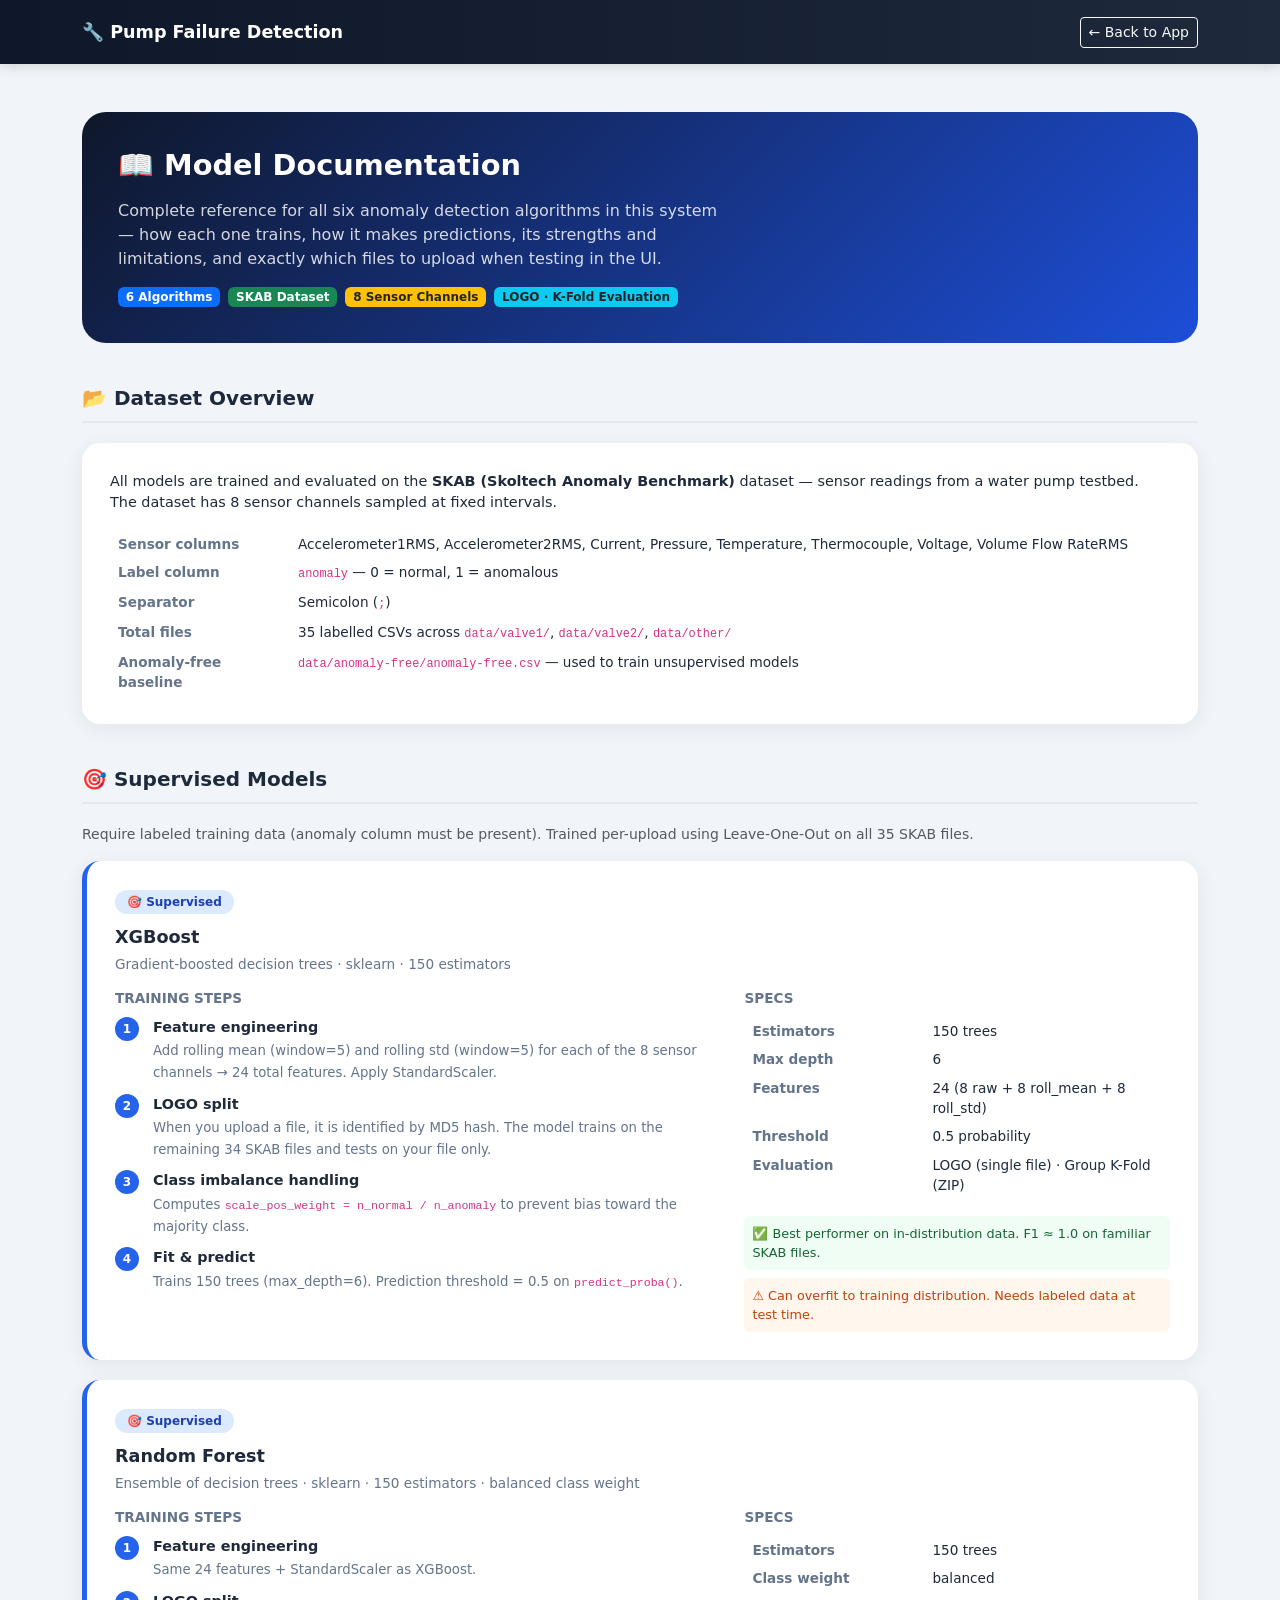
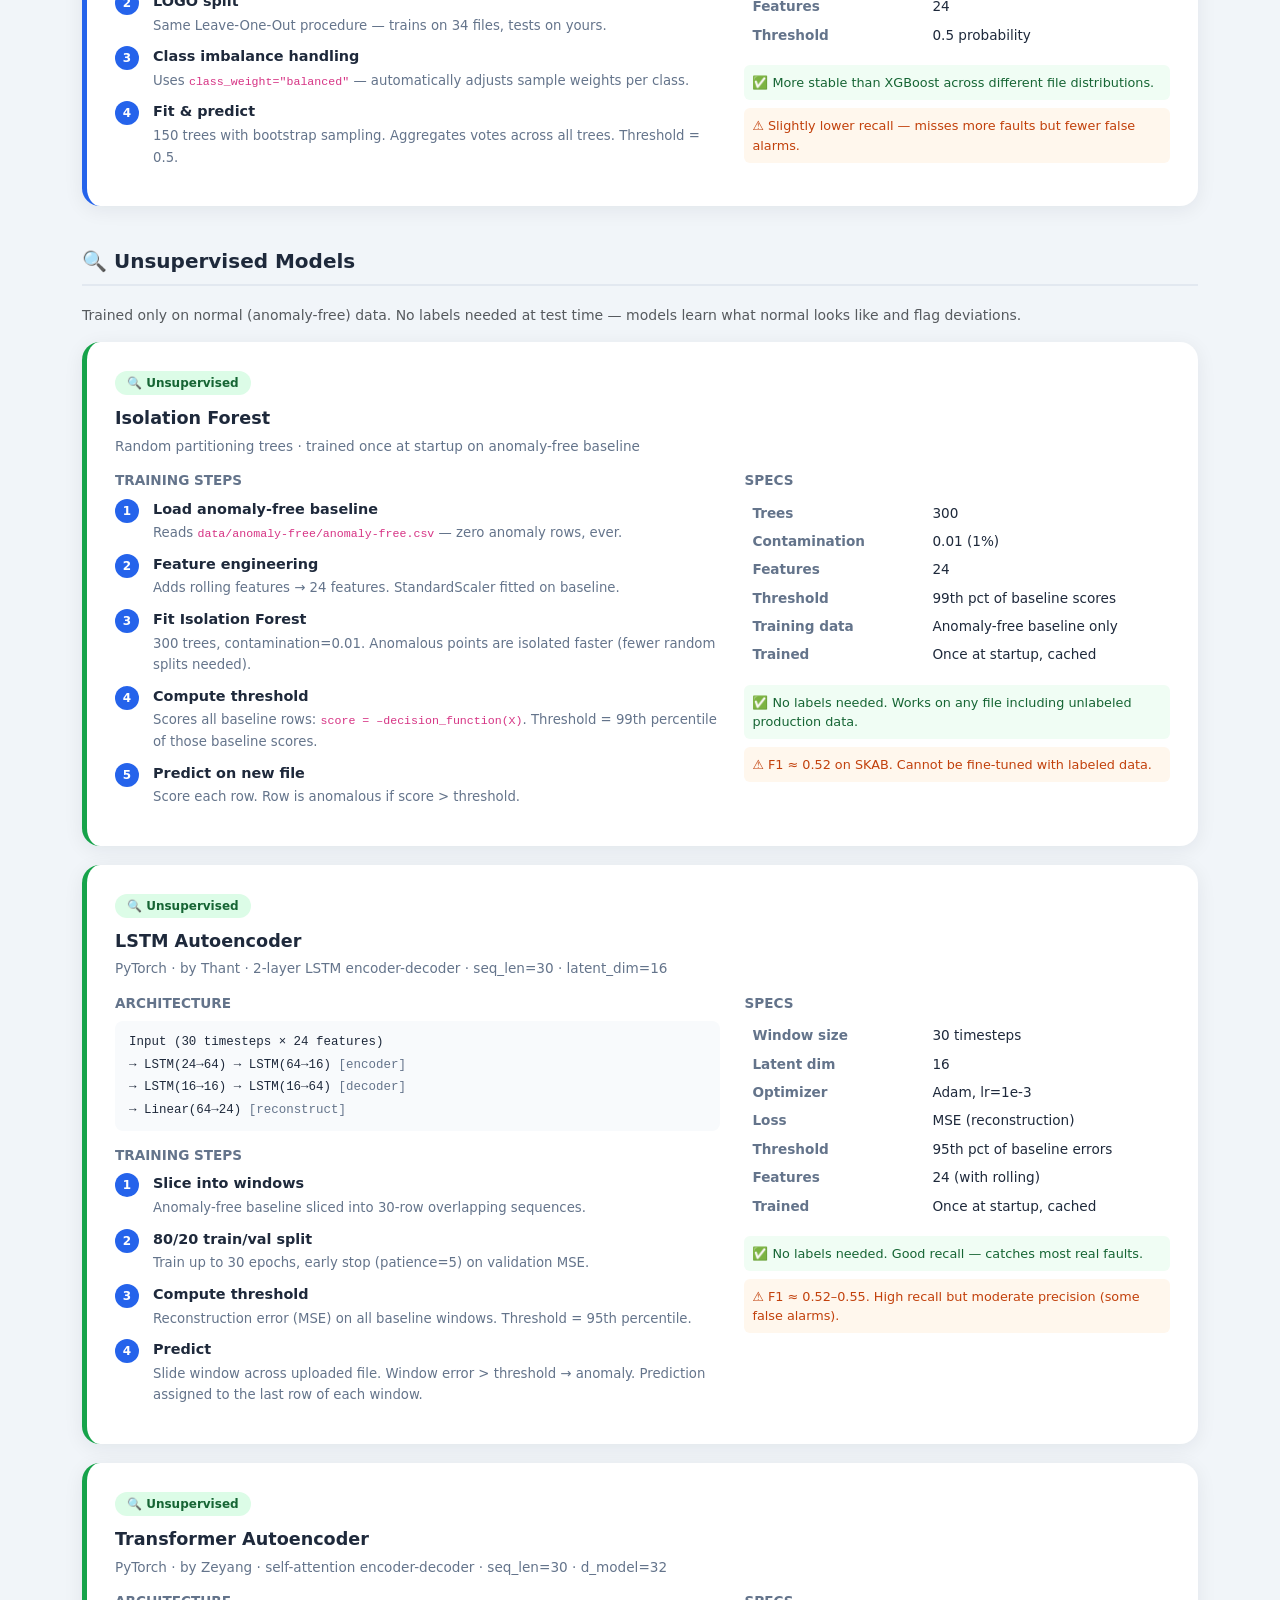
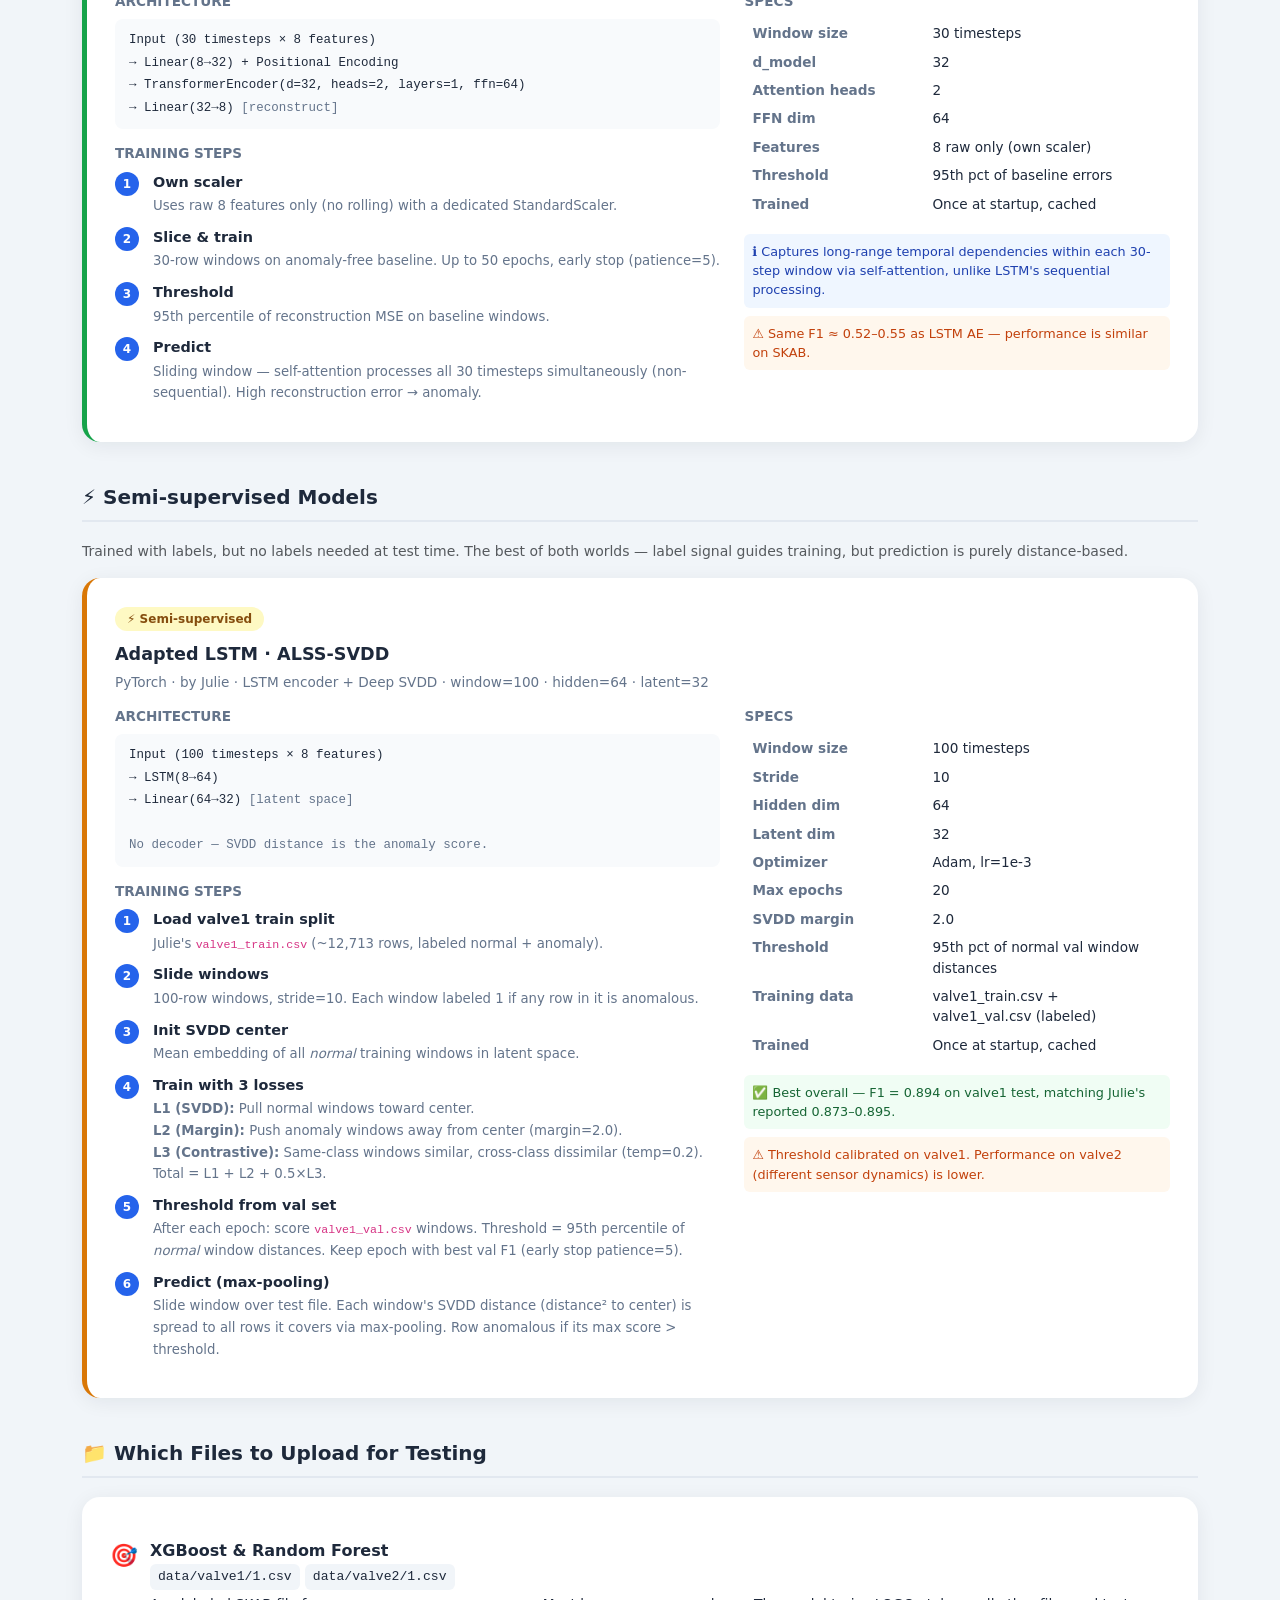
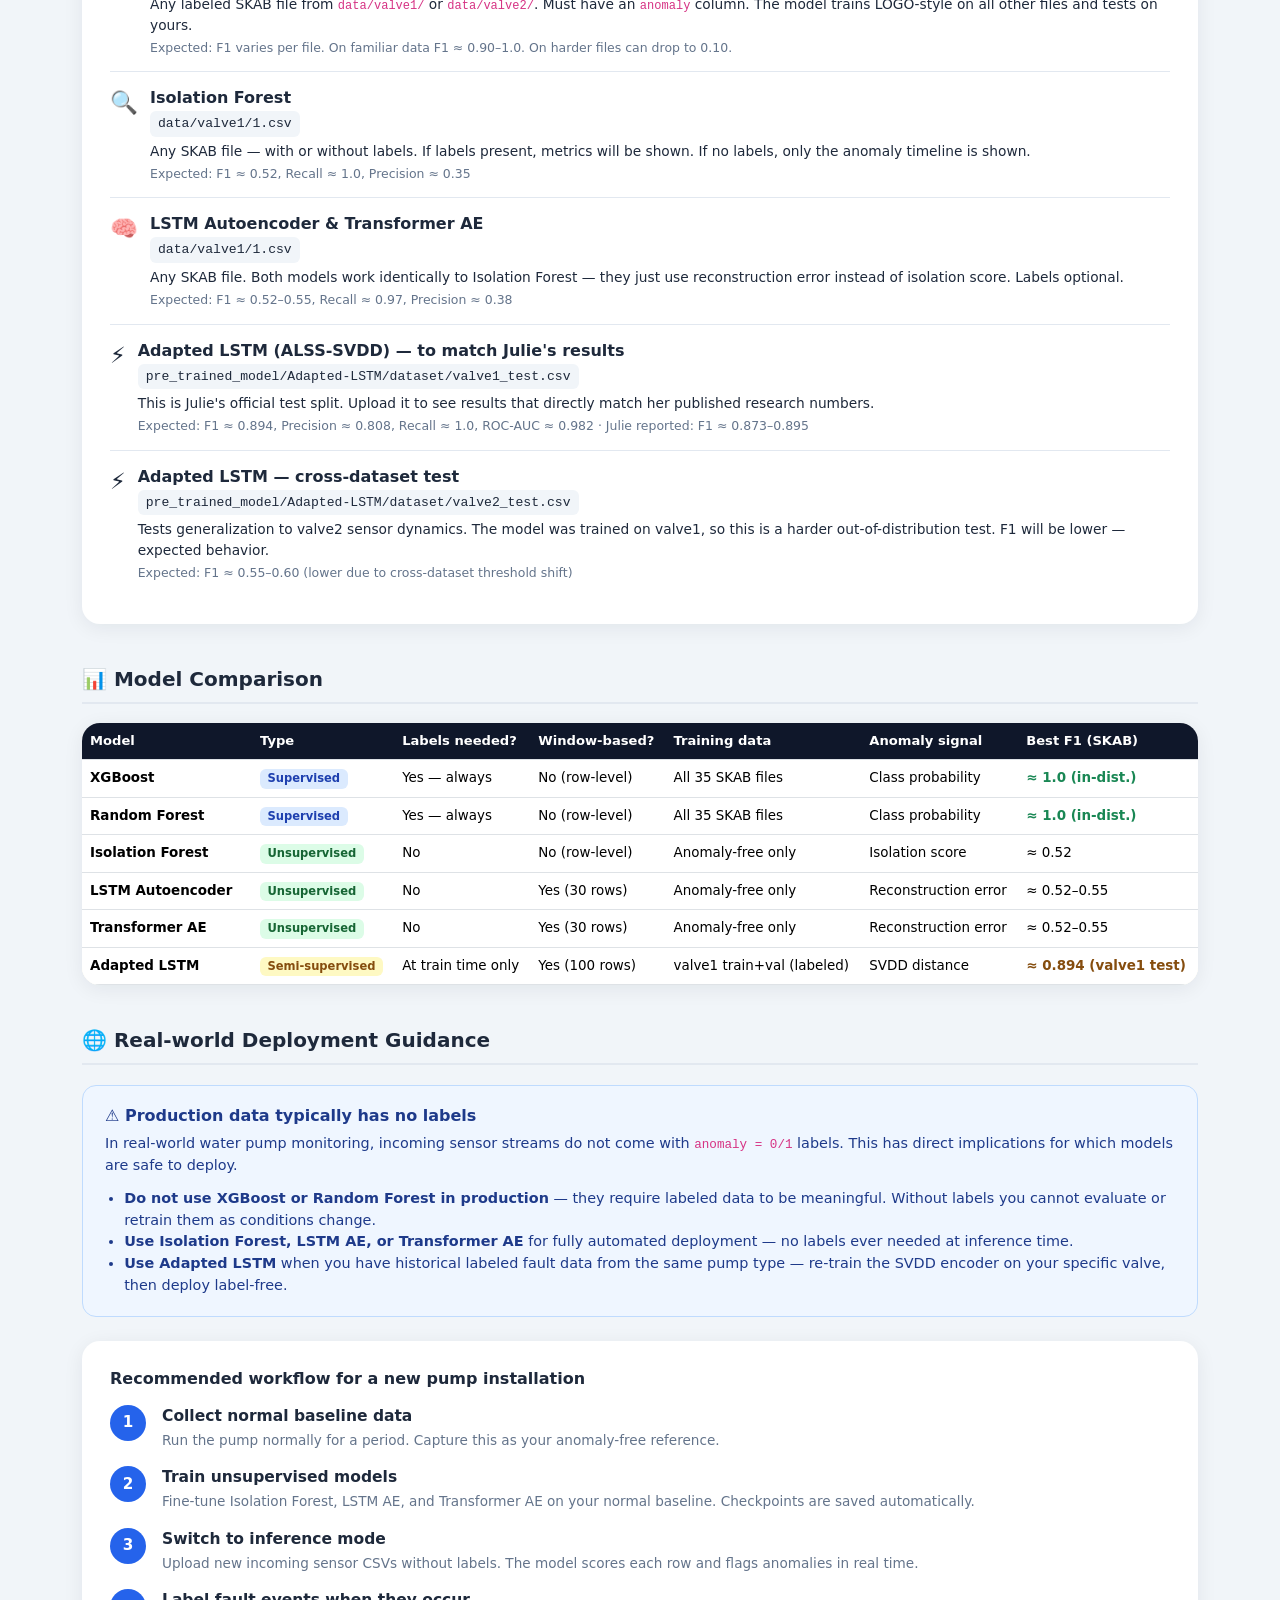
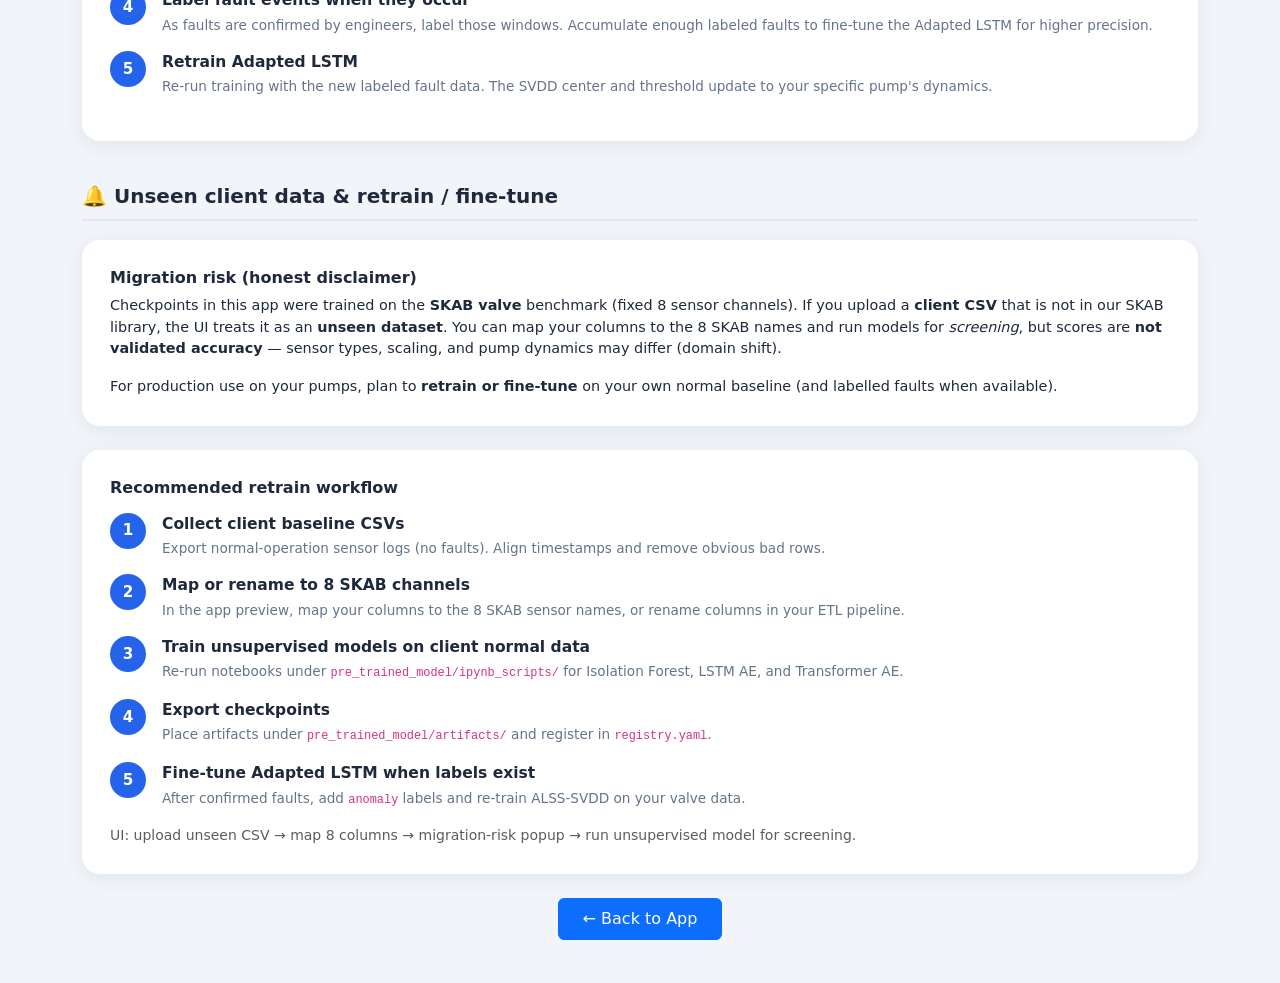
<file: ui/frontend/docs.html>
<!DOCTYPE html>
<html lang="en">
<head>
  <meta charset="UTF-8" />
  <meta name="viewport" content="width=device-width, initial-scale=1.0" />
  <title>Model Documentation — Pump Failure Detection</title>
  <link href="https://cdn.jsdelivr.net/npm/bootstrap@5.3.3/dist/css/bootstrap.min.css" rel="stylesheet" />
  <style>
    :root {
      --navy:    #0f172a;
      --navy2:   #1e293b;
      --blue:    #2563eb;
      --blue-dk: #1d4ed8;
      --bg:      #f1f5f9;
      --border:  #e2e8f0;
      --muted:   #64748b;
      --text:    #1e293b;
      --success: #16a34a;
      --warning: #d97706;
      --danger:  #dc2626;
    }
    body { background: var(--bg); color: var(--text); font-family: system-ui, -apple-system, sans-serif; }

    /* Navbar */
    .app-navbar { background: linear-gradient(90deg,var(--navy),var(--navy2)); padding: 14px 0; box-shadow: 0 2px 12px rgba(0,0,0,.15); }
    .app-navbar .navbar-brand { color:#fff; font-size:1.1rem; }

    /* Hero */
    .docs-hero { background: linear-gradient(135deg,var(--navy),var(--blue-dk)); border-radius:24px; padding:36px; color:#fff; margin-bottom:2rem; }
    .docs-hero h1 { font-size:1.8rem; font-weight:800; }
    .docs-hero p  { color:rgba(255,255,255,.82); max-width:620px; }

    /* Section */
    .section-title { font-size:1.25rem; font-weight:800; border-bottom:2px solid var(--border); padding-bottom:8px; margin-bottom:1.2rem; margin-top:2.5rem; }

    /* Algorithm cards */
    .algo-card { background:#fff; border-radius:18px; box-shadow:0 4px 20px rgba(15,23,42,.07); padding:28px; margin-bottom:1.2rem; border-left:5px solid var(--blue); }
    .algo-card.supervised    { border-left-color:#2563eb; }
    .algo-card.unsupervised  { border-left-color:#16a34a; }
    .algo-card.semisupervised { border-left-color:#d97706; }
    .algo-title { font-size:1.1rem; font-weight:800; margin-bottom:4px; }
    .algo-subtitle { font-size:.85rem; color:var(--muted); margin-bottom:14px; }

    .type-badge {
      display:inline-block; padding:3px 12px; border-radius:999px;
      font-size:.75rem; font-weight:700; margin-bottom:10px;
    }
    .type-supervised    { background:#dbeafe; color:#1e40af; }
    .type-unsupervised  { background:#dcfce7; color:#166534; }
    .type-semisupervised { background:#fef9c3; color:#854d0e; }

    /* Steps */
    .steps-ol { list-style:none; padding:0; margin:0; counter-reset:step; }
    .steps-ol li {
      counter-increment:step;
      display:flex; gap:14px; align-items:flex-start;
      margin-bottom:10px; font-size:.9rem;
    }
    .steps-ol li::before {
      content:counter(step);
      flex-shrink:0;
      width:24px; height:24px;
      background:var(--blue); color:#fff;
      border-radius:50%;
      display:flex; align-items:center; justify-content:center;
      font-size:.75rem; font-weight:800;
    }
    .step-content { flex:1; }
    .step-content strong { display:block; margin-bottom:2px; }
    .step-content .detail { color:var(--muted); font-size:.83rem; }

    /* Spec table */
    .spec-table { font-size:.85rem; }
    .spec-table td:first-child { font-weight:600; color:var(--muted); width:180px; }
    .spec-table td { padding:4px 8px; vertical-align:top; }

    /* Test files table */
    .files-card { background:#fff; border-radius:18px; box-shadow:0 4px 20px rgba(15,23,42,.07); padding:28px; margin-bottom:1.2rem; }
    .file-row { display:flex; gap:12px; align-items:flex-start; padding:14px 0; border-bottom:1px solid var(--border); }
    .file-row:last-child { border-bottom:none; }
    .file-icon { font-size:1.4rem; flex-shrink:0; }
    .file-path { font-family:monospace; font-size:.82rem; background:#f1f5f9; border-radius:6px; padding:3px 8px; display:inline-block; margin-bottom:4px; }
    .file-desc { font-size:.86rem; color:var(--text); }
    .file-meta { font-size:.78rem; color:var(--muted); margin-top:3px; }

    /* Comparison table */
    .cmp-table th { background:var(--navy); color:#fff; font-size:.82rem; }
    .cmp-table td { font-size:.84rem; vertical-align:middle; }
    .cmp-table td:first-child { font-weight:700; }
    .cmp-table .badge { font-size:.72rem; }

    /* Deploy callout */
    .deploy-callout { background:#eff6ff; border:1px solid #bfdbfe; border-radius:14px; padding:20px 22px; color:#1e3a8a; }
    .deploy-callout h6 { font-weight:800; margin-bottom:8px; }
    .deploy-callout ul { margin:0; padding-left:1.2rem; font-size:.9rem; }

    /* Workflow steps */
    .workflow-step { display:flex; gap:16px; align-items:flex-start; margin-bottom:16px; }
    .wf-num { width:36px; height:36px; background:var(--blue); color:#fff; border-radius:50%; display:flex; align-items:center; justify-content:center; font-weight:800; font-size:.95rem; flex-shrink:0; }
    .wf-content strong { display:block; font-size:.97rem; margin-bottom:2px; }
    .wf-content p { font-size:.85rem; color:var(--muted); margin:0; }
  </style>
</head>
<body>

<nav class="navbar app-navbar">
  <div class="container d-flex align-items-center justify-content-between">
    <a href="index.html" class="navbar-brand fw-bold">🔧 Pump Failure Detection</a>
    <a href="index.html" class="btn btn-sm btn-outline-light">← Back to App</a>
  </div>
</nav>

<main class="container py-4 py-lg-5">

  <!-- Hero -->
  <div class="docs-hero">
    <h1 class="mb-3">📖 Model Documentation</h1>
    <p>
      Complete reference for all six anomaly detection algorithms in this system —
      how each one trains, how it makes predictions, its strengths and limitations,
      and exactly which files to upload when testing in the UI.
    </p>
    <div class="d-flex gap-2 flex-wrap mt-3">
      <span class="badge bg-primary">6 Algorithms</span>
      <span class="badge bg-success">SKAB Dataset</span>
      <span class="badge bg-warning text-dark">8 Sensor Channels</span>
      <span class="badge bg-info text-dark">LOGO · K-Fold Evaluation</span>
    </div>
  </div>

  <!-- Dataset overview -->
  <div class="section-title">📂 Dataset Overview</div>
  <div class="files-card">
    <p class="mb-3" style="font-size:.9rem;">
      All models are trained and evaluated on the <strong>SKAB (Skoltech Anomaly Benchmark)</strong> dataset —
      sensor readings from a water pump testbed. The dataset has 8 sensor channels sampled at fixed intervals.
    </p>
    <table class="spec-table w-100">
      <tr><td>Sensor columns</td><td>Accelerometer1RMS, Accelerometer2RMS, Current, Pressure, Temperature, Thermocouple, Voltage, Volume Flow RateRMS</td></tr>
      <tr><td>Label column</td><td><code>anomaly</code> — 0 = normal, 1 = anomalous</td></tr>
      <tr><td>Separator</td><td>Semicolon (<code>;</code>)</td></tr>
      <tr><td>Total files</td><td>35 labelled CSVs across <code>data/valve1/</code>, <code>data/valve2/</code>, <code>data/other/</code></td></tr>
      <tr><td>Anomaly-free baseline</td><td><code>data/anomaly-free/anomaly-free.csv</code> — used to train unsupervised models</td></tr>
    </table>
  </div>

  <!-- ─────────────────────────── SUPERVISED ─────────────────────────────── -->
  <div class="section-title">🎯 Supervised Models</div>
  <p class="text-muted small mb-3">Require labeled training data (anomaly column must be present). Trained per-upload using Leave-One-Out on all 35 SKAB files.</p>

  <!-- XGBoost -->
  <div class="algo-card supervised">
    <div><span class="type-badge type-supervised">🎯 Supervised</span></div>
    <div class="algo-title">XGBoost</div>
    <div class="algo-subtitle">Gradient-boosted decision trees · sklearn · 150 estimators</div>
    <div class="row g-4">
      <div class="col-md-7">
        <strong class="d-block mb-2" style="font-size:.85rem;color:var(--muted);">TRAINING STEPS</strong>
        <ol class="steps-ol">
          <li>
            <div class="step-content">
              <strong>Feature engineering</strong>
              <span class="detail">Add rolling mean (window=5) and rolling std (window=5) for each of the 8 sensor channels → 24 total features. Apply StandardScaler.</span>
            </div>
          </li>
          <li>
            <div class="step-content">
              <strong>LOGO split</strong>
              <span class="detail">When you upload a file, it is identified by MD5 hash. The model trains on the remaining 34 SKAB files and tests on your file only.</span>
            </div>
          </li>
          <li>
            <div class="step-content">
              <strong>Class imbalance handling</strong>
              <span class="detail">Computes <code>scale_pos_weight = n_normal / n_anomaly</code> to prevent bias toward the majority class.</span>
            </div>
          </li>
          <li>
            <div class="step-content">
              <strong>Fit &amp; predict</strong>
              <span class="detail">Trains 150 trees (max_depth=6). Prediction threshold = 0.5 on <code>predict_proba()</code>.</span>
            </div>
          </li>
        </ol>
      </div>
      <div class="col-md-5">
        <strong class="d-block mb-2" style="font-size:.85rem;color:var(--muted);">SPECS</strong>
        <table class="spec-table w-100">
          <tr><td>Estimators</td><td>150 trees</td></tr>
          <tr><td>Max depth</td><td>6</td></tr>
          <tr><td>Features</td><td>24 (8 raw + 8 roll_mean + 8 roll_std)</td></tr>
          <tr><td>Threshold</td><td>0.5 probability</td></tr>
          <tr><td>Evaluation</td><td>LOGO (single file) · Group K-Fold (ZIP)</td></tr>
        </table>
        <div class="mt-3 p-2 rounded" style="background:#f0fdf4;font-size:.8rem;color:#166534;">
          ✅ Best performer on in-distribution data. F1 ≈ 1.0 on familiar SKAB files.
        </div>
        <div class="mt-2 p-2 rounded" style="background:#fff7ed;font-size:.8rem;color:#c2410c;">
          ⚠ Can overfit to training distribution. Needs labeled data at test time.
        </div>
      </div>
    </div>
  </div>

  <!-- Random Forest -->
  <div class="algo-card supervised">
    <div><span class="type-badge type-supervised">🎯 Supervised</span></div>
    <div class="algo-title">Random Forest</div>
    <div class="algo-subtitle">Ensemble of decision trees · sklearn · 150 estimators · balanced class weight</div>
    <div class="row g-4">
      <div class="col-md-7">
        <strong class="d-block mb-2" style="font-size:.85rem;color:var(--muted);">TRAINING STEPS</strong>
        <ol class="steps-ol">
          <li><div class="step-content"><strong>Feature engineering</strong><span class="detail">Same 24 features + StandardScaler as XGBoost.</span></div></li>
          <li><div class="step-content"><strong>LOGO split</strong><span class="detail">Same Leave-One-Out procedure — trains on 34 files, tests on yours.</span></div></li>
          <li><div class="step-content"><strong>Class imbalance handling</strong><span class="detail">Uses <code>class_weight="balanced"</code> — automatically adjusts sample weights per class.</span></div></li>
          <li><div class="step-content"><strong>Fit &amp; predict</strong><span class="detail">150 trees with bootstrap sampling. Aggregates votes across all trees. Threshold = 0.5.</span></div></li>
        </ol>
      </div>
      <div class="col-md-5">
        <strong class="d-block mb-2" style="font-size:.85rem;color:var(--muted);">SPECS</strong>
        <table class="spec-table w-100">
          <tr><td>Estimators</td><td>150 trees</td></tr>
          <tr><td>Class weight</td><td>balanced</td></tr>
          <tr><td>Features</td><td>24</td></tr>
          <tr><td>Threshold</td><td>0.5 probability</td></tr>
        </table>
        <div class="mt-3 p-2 rounded" style="background:#f0fdf4;font-size:.8rem;color:#166534;">
          ✅ More stable than XGBoost across different file distributions.
        </div>
        <div class="mt-2 p-2 rounded" style="background:#fff7ed;font-size:.8rem;color:#c2410c;">
          ⚠ Slightly lower recall — misses more faults but fewer false alarms.
        </div>
      </div>
    </div>
  </div>

  <!-- ─────────────────────────── UNSUPERVISED ───────────────────────────── -->
  <div class="section-title">🔍 Unsupervised Models</div>
  <p class="text-muted small mb-3">Trained only on normal (anomaly-free) data. No labels needed at test time — models learn what normal looks like and flag deviations.</p>

  <!-- Isolation Forest -->
  <div class="algo-card unsupervised">
    <div><span class="type-badge type-unsupervised">🔍 Unsupervised</span></div>
    <div class="algo-title">Isolation Forest</div>
    <div class="algo-subtitle">Random partitioning trees · trained once at startup on anomaly-free baseline</div>
    <div class="row g-4">
      <div class="col-md-7">
        <strong class="d-block mb-2" style="font-size:.85rem;color:var(--muted);">TRAINING STEPS</strong>
        <ol class="steps-ol">
          <li><div class="step-content"><strong>Load anomaly-free baseline</strong><span class="detail">Reads <code>data/anomaly-free/anomaly-free.csv</code> — zero anomaly rows, ever.</span></div></li>
          <li><div class="step-content"><strong>Feature engineering</strong><span class="detail">Adds rolling features → 24 features. StandardScaler fitted on baseline.</span></div></li>
          <li><div class="step-content"><strong>Fit Isolation Forest</strong><span class="detail">300 trees, contamination=0.01. Anomalous points are isolated faster (fewer random splits needed).</span></div></li>
          <li><div class="step-content"><strong>Compute threshold</strong><span class="detail">Scores all baseline rows: <code>score = –decision_function(X)</code>. Threshold = 99th percentile of those baseline scores.</span></div></li>
          <li><div class="step-content"><strong>Predict on new file</strong><span class="detail">Score each row. Row is anomalous if score &gt; threshold.</span></div></li>
        </ol>
      </div>
      <div class="col-md-5">
        <strong class="d-block mb-2" style="font-size:.85rem;color:var(--muted);">SPECS</strong>
        <table class="spec-table w-100">
          <tr><td>Trees</td><td>300</td></tr>
          <tr><td>Contamination</td><td>0.01 (1%)</td></tr>
          <tr><td>Features</td><td>24</td></tr>
          <tr><td>Threshold</td><td>99th pct of baseline scores</td></tr>
          <tr><td>Training data</td><td>Anomaly-free baseline only</td></tr>
          <tr><td>Trained</td><td>Once at startup, cached</td></tr>
        </table>
        <div class="mt-3 p-2 rounded" style="background:#f0fdf4;font-size:.8rem;color:#166534;">
          ✅ No labels needed. Works on any file including unlabeled production data.
        </div>
        <div class="mt-2 p-2 rounded" style="background:#fff7ed;font-size:.8rem;color:#c2410c;">
          ⚠ F1 ≈ 0.52 on SKAB. Cannot be fine-tuned with labeled data.
        </div>
      </div>
    </div>
  </div>

  <!-- LSTM Autoencoder -->
  <div class="algo-card unsupervised">
    <div><span class="type-badge type-unsupervised">🔍 Unsupervised</span></div>
    <div class="algo-title">LSTM Autoencoder</div>
    <div class="algo-subtitle">PyTorch · by Thant · 2-layer LSTM encoder-decoder · seq_len=30 · latent_dim=16</div>
    <div class="row g-4">
      <div class="col-md-7">
        <strong class="d-block mb-2" style="font-size:.85rem;color:var(--muted);">ARCHITECTURE</strong>
        <div style="font-family:monospace;font-size:.78rem;background:#f8fafc;border-radius:8px;padding:10px 14px;margin-bottom:14px;line-height:1.8;">
          Input (30 timesteps × 24 features)<br>
          → LSTM(24→64) → LSTM(64→16)  <span style="color:var(--muted)">[encoder]</span><br>
          → LSTM(16→16) → LSTM(16→64)  <span style="color:var(--muted)">[decoder]</span><br>
          → Linear(64→24)               <span style="color:var(--muted)">[reconstruct]</span>
        </div>
        <strong class="d-block mb-2" style="font-size:.85rem;color:var(--muted);">TRAINING STEPS</strong>
        <ol class="steps-ol">
          <li><div class="step-content"><strong>Slice into windows</strong><span class="detail">Anomaly-free baseline sliced into 30-row overlapping sequences.</span></div></li>
          <li><div class="step-content"><strong>80/20 train/val split</strong><span class="detail">Train up to 30 epochs, early stop (patience=5) on validation MSE.</span></div></li>
          <li><div class="step-content"><strong>Compute threshold</strong><span class="detail">Reconstruction error (MSE) on all baseline windows. Threshold = 95th percentile.</span></div></li>
          <li><div class="step-content"><strong>Predict</strong><span class="detail">Slide window across uploaded file. Window error &gt; threshold → anomaly. Prediction assigned to the last row of each window.</span></div></li>
        </ol>
      </div>
      <div class="col-md-5">
        <strong class="d-block mb-2" style="font-size:.85rem;color:var(--muted);">SPECS</strong>
        <table class="spec-table w-100">
          <tr><td>Window size</td><td>30 timesteps</td></tr>
          <tr><td>Latent dim</td><td>16</td></tr>
          <tr><td>Optimizer</td><td>Adam, lr=1e-3</td></tr>
          <tr><td>Loss</td><td>MSE (reconstruction)</td></tr>
          <tr><td>Threshold</td><td>95th pct of baseline errors</td></tr>
          <tr><td>Features</td><td>24 (with rolling)</td></tr>
          <tr><td>Trained</td><td>Once at startup, cached</td></tr>
        </table>
        <div class="mt-3 p-2 rounded" style="background:#f0fdf4;font-size:.8rem;color:#166534;">
          ✅ No labels needed. Good recall — catches most real faults.
        </div>
        <div class="mt-2 p-2 rounded" style="background:#fff7ed;font-size:.8rem;color:#c2410c;">
          ⚠ F1 ≈ 0.52–0.55. High recall but moderate precision (some false alarms).
        </div>
      </div>
    </div>
  </div>

  <!-- Transformer AE -->
  <div class="algo-card unsupervised">
    <div><span class="type-badge type-unsupervised">🔍 Unsupervised</span></div>
    <div class="algo-title">Transformer Autoencoder</div>
    <div class="algo-subtitle">PyTorch · by Zeyang · self-attention encoder-decoder · seq_len=30 · d_model=32</div>
    <div class="row g-4">
      <div class="col-md-7">
        <strong class="d-block mb-2" style="font-size:.85rem;color:var(--muted);">ARCHITECTURE</strong>
        <div style="font-family:monospace;font-size:.78rem;background:#f8fafc;border-radius:8px;padding:10px 14px;margin-bottom:14px;line-height:1.8;">
          Input (30 timesteps × 8 features)<br>
          → Linear(8→32) + Positional Encoding<br>
          → TransformerEncoder(d=32, heads=2, layers=1, ffn=64)<br>
          → Linear(32→8)  <span style="color:var(--muted)">[reconstruct]</span>
        </div>
        <strong class="d-block mb-2" style="font-size:.85rem;color:var(--muted);">TRAINING STEPS</strong>
        <ol class="steps-ol">
          <li><div class="step-content"><strong>Own scaler</strong><span class="detail">Uses raw 8 features only (no rolling) with a dedicated StandardScaler.</span></div></li>
          <li><div class="step-content"><strong>Slice &amp; train</strong><span class="detail">30-row windows on anomaly-free baseline. Up to 50 epochs, early stop (patience=5).</span></div></li>
          <li><div class="step-content"><strong>Threshold</strong><span class="detail">95th percentile of reconstruction MSE on baseline windows.</span></div></li>
          <li><div class="step-content"><strong>Predict</strong><span class="detail">Sliding window — self-attention processes all 30 timesteps simultaneously (non-sequential). High reconstruction error → anomaly.</span></div></li>
        </ol>
      </div>
      <div class="col-md-5">
        <strong class="d-block mb-2" style="font-size:.85rem;color:var(--muted);">SPECS</strong>
        <table class="spec-table w-100">
          <tr><td>Window size</td><td>30 timesteps</td></tr>
          <tr><td>d_model</td><td>32</td></tr>
          <tr><td>Attention heads</td><td>2</td></tr>
          <tr><td>FFN dim</td><td>64</td></tr>
          <tr><td>Features</td><td>8 raw only (own scaler)</td></tr>
          <tr><td>Threshold</td><td>95th pct of baseline errors</td></tr>
          <tr><td>Trained</td><td>Once at startup, cached</td></tr>
        </table>
        <div class="mt-3 p-2 rounded" style="background:#eff6ff;font-size:.8rem;color:#1e40af;">
          ℹ Captures long-range temporal dependencies within each 30-step window via self-attention, unlike LSTM's sequential processing.
        </div>
        <div class="mt-2 p-2 rounded" style="background:#fff7ed;font-size:.8rem;color:#c2410c;">
          ⚠ Same F1 ≈ 0.52–0.55 as LSTM AE — performance is similar on SKAB.
        </div>
      </div>
    </div>
  </div>

  <!-- ─────────────────────────── SEMI-SUPERVISED ───────────────────────── -->
  <div class="section-title">⚡ Semi-supervised Models</div>
  <p class="text-muted small mb-3">Trained with labels, but no labels needed at test time. The best of both worlds — label signal guides training, but prediction is purely distance-based.</p>

  <!-- Adapted LSTM -->
  <div class="algo-card semisupervised">
    <div><span class="type-badge type-semisupervised">⚡ Semi-supervised</span></div>
    <div class="algo-title">Adapted LSTM · ALSS-SVDD</div>
    <div class="algo-subtitle">PyTorch · by Julie · LSTM encoder + Deep SVDD · window=100 · hidden=64 · latent=32</div>
    <div class="row g-4">
      <div class="col-md-7">
        <strong class="d-block mb-2" style="font-size:.85rem;color:var(--muted);">ARCHITECTURE</strong>
        <div style="font-family:monospace;font-size:.78rem;background:#f8fafc;border-radius:8px;padding:10px 14px;margin-bottom:14px;line-height:1.8;">
          Input (100 timesteps × 8 features)<br>
          → LSTM(8→64)<br>
          → Linear(64→32)  <span style="color:var(--muted)">[latent space]</span><br>
          <br>
          <span style="color:var(--muted)">No decoder — SVDD distance is the anomaly score.</span>
        </div>
        <strong class="d-block mb-2" style="font-size:.85rem;color:var(--muted);">TRAINING STEPS</strong>
        <ol class="steps-ol">
          <li><div class="step-content"><strong>Load valve1 train split</strong><span class="detail">Julie's <code>valve1_train.csv</code> (~12,713 rows, labeled normal + anomaly).</span></div></li>
          <li><div class="step-content"><strong>Slide windows</strong><span class="detail">100-row windows, stride=10. Each window labeled 1 if any row in it is anomalous.</span></div></li>
          <li><div class="step-content"><strong>Init SVDD center</strong><span class="detail">Mean embedding of all <em>normal</em> training windows in latent space.</span></div></li>
          <li>
            <div class="step-content"><strong>Train with 3 losses</strong>
              <span class="detail">
                <b>L1 (SVDD):</b> Pull normal windows toward center.<br>
                <b>L2 (Margin):</b> Push anomaly windows away from center (margin=2.0).<br>
                <b>L3 (Contrastive):</b> Same-class windows similar, cross-class dissimilar (temp=0.2).<br>
                Total = L1 + L2 + 0.5×L3.
              </span>
            </div>
          </li>
          <li><div class="step-content"><strong>Threshold from val set</strong><span class="detail">After each epoch: score <code>valve1_val.csv</code> windows. Threshold = 95th percentile of <em>normal</em> window distances. Keep epoch with best val F1 (early stop patience=5).</span></div></li>
          <li><div class="step-content"><strong>Predict (max-pooling)</strong><span class="detail">Slide window over test file. Each window's SVDD distance (distance² to center) is spread to all rows it covers via max-pooling. Row anomalous if its max score &gt; threshold.</span></div></li>
        </ol>
      </div>
      <div class="col-md-5">
        <strong class="d-block mb-2" style="font-size:.85rem;color:var(--muted);">SPECS</strong>
        <table class="spec-table w-100">
          <tr><td>Window size</td><td>100 timesteps</td></tr>
          <tr><td>Stride</td><td>10</td></tr>
          <tr><td>Hidden dim</td><td>64</td></tr>
          <tr><td>Latent dim</td><td>32</td></tr>
          <tr><td>Optimizer</td><td>Adam, lr=1e-3</td></tr>
          <tr><td>Max epochs</td><td>20</td></tr>
          <tr><td>SVDD margin</td><td>2.0</td></tr>
          <tr><td>Threshold</td><td>95th pct of normal val window distances</td></tr>
          <tr><td>Training data</td><td>valve1_train.csv + valve1_val.csv (labeled)</td></tr>
          <tr><td>Trained</td><td>Once at startup, cached</td></tr>
        </table>
        <div class="mt-3 p-2 rounded" style="background:#f0fdf4;font-size:.8rem;color:#166534;">
          ✅ Best overall — F1 = 0.894 on valve1 test, matching Julie's reported 0.873–0.895.
        </div>
        <div class="mt-2 p-2 rounded" style="background:#fff7ed;font-size:.8rem;color:#c2410c;">
          ⚠ Threshold calibrated on valve1. Performance on valve2 (different sensor dynamics) is lower.
        </div>
      </div>
    </div>
  </div>

  <!-- ─────────────────────────── WHICH FILES TO UPLOAD ─────────────────── -->
  <div class="section-title">📁 Which Files to Upload for Testing</div>
  <div class="files-card">

    <div class="file-row">
      <div class="file-icon">🎯</div>
      <div>
        <div><strong>XGBoost &amp; Random Forest</strong></div>
        <div class="file-path">data/valve1/1.csv</div>
        <div class="file-path">data/valve2/1.csv</div>
        <div class="file-desc">Any labeled SKAB file from <code>data/valve1/</code> or <code>data/valve2/</code>. Must have an <code>anomaly</code> column. The model trains LOGO-style on all other files and tests on yours.</div>
        <div class="file-meta">Expected: F1 varies per file. On familiar data F1 ≈ 0.90–1.0. On harder files can drop to 0.10.</div>
      </div>
    </div>

    <div class="file-row">
      <div class="file-icon">🔍</div>
      <div>
        <div><strong>Isolation Forest</strong></div>
        <div class="file-path">data/valve1/1.csv</div>
        <div class="file-desc">Any SKAB file — with or without labels. If labels present, metrics will be shown. If no labels, only the anomaly timeline is shown.</div>
        <div class="file-meta">Expected: F1 ≈ 0.52, Recall ≈ 1.0, Precision ≈ 0.35</div>
      </div>
    </div>

    <div class="file-row">
      <div class="file-icon">🧠</div>
      <div>
        <div><strong>LSTM Autoencoder &amp; Transformer AE</strong></div>
        <div class="file-path">data/valve1/1.csv</div>
        <div class="file-desc">Any SKAB file. Both models work identically to Isolation Forest — they just use reconstruction error instead of isolation score. Labels optional.</div>
        <div class="file-meta">Expected: F1 ≈ 0.52–0.55, Recall ≈ 0.97, Precision ≈ 0.38</div>
      </div>
    </div>

    <div class="file-row">
      <div class="file-icon">⚡</div>
      <div>
        <div><strong>Adapted LSTM (ALSS-SVDD) — to match Julie's results</strong></div>
        <div class="file-path">pre_trained_model/Adapted-LSTM/dataset/valve1_test.csv</div>
        <div class="file-desc">This is Julie's official test split. Upload it to see results that directly match her published research numbers.</div>
        <div class="file-meta">Expected: F1 ≈ 0.894, Precision ≈ 0.808, Recall ≈ 1.0, ROC-AUC ≈ 0.982 · Julie reported: F1 ≈ 0.873–0.895</div>
      </div>
    </div>

    <div class="file-row">
      <div class="file-icon">⚡</div>
      <div>
        <div><strong>Adapted LSTM — cross-dataset test</strong></div>
        <div class="file-path">pre_trained_model/Adapted-LSTM/dataset/valve2_test.csv</div>
        <div class="file-desc">Tests generalization to valve2 sensor dynamics. The model was trained on valve1, so this is a harder out-of-distribution test. F1 will be lower — expected behavior.</div>
        <div class="file-meta">Expected: F1 ≈ 0.55–0.60 (lower due to cross-dataset threshold shift)</div>
      </div>
    </div>

  </div>

  <!-- ─────────────────────────── COMPARISON TABLE ──────────────────────── -->
  <div class="section-title">📊 Model Comparison</div>
  <div class="files-card p-0 overflow-hidden">
    <table class="table cmp-table mb-0">
      <thead>
        <tr>
          <th style="width:170px">Model</th>
          <th>Type</th>
          <th>Labels needed?</th>
          <th>Window-based?</th>
          <th>Training data</th>
          <th>Anomaly signal</th>
          <th>Best F1 (SKAB)</th>
        </tr>
      </thead>
      <tbody>
        <tr>
          <td>XGBoost</td>
          <td><span class="badge" style="background:#dbeafe;color:#1e40af">Supervised</span></td>
          <td>Yes — always</td>
          <td>No (row-level)</td>
          <td>All 35 SKAB files</td>
          <td>Class probability</td>
          <td class="text-success fw-bold">≈ 1.0 (in-dist.)</td>
        </tr>
        <tr>
          <td>Random Forest</td>
          <td><span class="badge" style="background:#dbeafe;color:#1e40af">Supervised</span></td>
          <td>Yes — always</td>
          <td>No (row-level)</td>
          <td>All 35 SKAB files</td>
          <td>Class probability</td>
          <td class="text-success fw-bold">≈ 1.0 (in-dist.)</td>
        </tr>
        <tr>
          <td>Isolation Forest</td>
          <td><span class="badge" style="background:#dcfce7;color:#166534">Unsupervised</span></td>
          <td>No</td>
          <td>No (row-level)</td>
          <td>Anomaly-free only</td>
          <td>Isolation score</td>
          <td>≈ 0.52</td>
        </tr>
        <tr>
          <td>LSTM Autoencoder</td>
          <td><span class="badge" style="background:#dcfce7;color:#166534">Unsupervised</span></td>
          <td>No</td>
          <td>Yes (30 rows)</td>
          <td>Anomaly-free only</td>
          <td>Reconstruction error</td>
          <td>≈ 0.52–0.55</td>
        </tr>
        <tr>
          <td>Transformer AE</td>
          <td><span class="badge" style="background:#dcfce7;color:#166534">Unsupervised</span></td>
          <td>No</td>
          <td>Yes (30 rows)</td>
          <td>Anomaly-free only</td>
          <td>Reconstruction error</td>
          <td>≈ 0.52–0.55</td>
        </tr>
        <tr style="background:#fffbeb">
          <td><strong>Adapted LSTM</strong></td>
          <td><span class="badge" style="background:#fef9c3;color:#854d0e">Semi-supervised</span></td>
          <td>At train time only</td>
          <td>Yes (100 rows)</td>
          <td>valve1 train+val (labeled)</td>
          <td>SVDD distance</td>
          <td class="fw-bold" style="color:#854d0e">≈ 0.894 (valve1 test)</td>
        </tr>
      </tbody>
    </table>
  </div>

  <!-- ─────────────────────────── REAL-WORLD DEPLOYMENT ─────────────────── -->
  <div class="section-title">🌐 Real-world Deployment Guidance</div>
  <div class="deploy-callout mb-4">
    <h6>⚠ Production data typically has no labels</h6>
    <p style="font-size:.9rem;margin-bottom:12px;">
      In real-world water pump monitoring, incoming sensor streams do not come with
      <code>anomaly = 0/1</code> labels. This has direct implications for which models are safe to deploy.
    </p>
    <ul>
      <li><strong>Do not use XGBoost or Random Forest in production</strong> — they require labeled data to be meaningful. Without labels you cannot evaluate or retrain them as conditions change.</li>
      <li><strong>Use Isolation Forest, LSTM AE, or Transformer AE</strong> for fully automated deployment — no labels ever needed at inference time.</li>
      <li><strong>Use Adapted LSTM</strong> when you have historical labeled fault data from the same pump type — re-train the SVDD encoder on your specific valve, then deploy label-free.</li>
    </ul>
  </div>

  <div class="files-card">
    <h6 class="fw-bold mb-3">Recommended workflow for a new pump installation</h6>
    <div class="workflow-step">
      <div class="wf-num">1</div>
      <div class="wf-content">
        <strong>Collect normal baseline data</strong>
        <p>Run the pump normally for a period. Capture this as your anomaly-free reference.</p>
      </div>
    </div>
    <div class="workflow-step">
      <div class="wf-num">2</div>
      <div class="wf-content">
        <strong>Train unsupervised models</strong>
        <p>Fine-tune Isolation Forest, LSTM AE, and Transformer AE on your normal baseline. Checkpoints are saved automatically.</p>
      </div>
    </div>
    <div class="workflow-step">
      <div class="wf-num">3</div>
      <div class="wf-content">
        <strong>Switch to inference mode</strong>
        <p>Upload new incoming sensor CSVs without labels. The model scores each row and flags anomalies in real time.</p>
      </div>
    </div>
    <div class="workflow-step">
      <div class="wf-num">4</div>
      <div class="wf-content">
        <strong>Label fault events when they occur</strong>
        <p>As faults are confirmed by engineers, label those windows. Accumulate enough labeled faults to fine-tune the Adapted LSTM for higher precision.</p>
      </div>
    </div>
    <div class="workflow-step">
      <div class="wf-num">5</div>
      <div class="wf-content">
        <strong>Retrain Adapted LSTM</strong>
        <p>Re-run training with the new labeled fault data. The SVDD center and threshold update to your specific pump's dynamics.</p>
      </div>
    </div>
  </div>


  <div class="section-title" id="retrain-guide">🔔 Unseen client data &amp; retrain / fine-tune</div>
  <div class="files-card mb-4">
    <h6 class="fw-bold mb-2">Migration risk (honest disclaimer)</h6>
    <p style="font-size:.9rem;">
      Checkpoints in this app were trained on the <strong>SKAB valve</strong> benchmark (fixed 8 sensor channels).
      If you upload a <strong>client CSV</strong> that is not in our SKAB library, the UI treats it as an
      <strong>unseen dataset</strong>. You can map your columns to the 8 SKAB names and run models for
      <em>screening</em>, but scores are <strong>not validated accuracy</strong> — sensor types, scaling, and
      pump dynamics may differ (domain shift).
    </p>
    <p style="font-size:.9rem;" class="mb-0">
      For production use on your pumps, plan to <strong>retrain or fine-tune</strong> on your own normal baseline
      (and labelled faults when available).
    </p>
  </div>

  <div class="files-card">
    <h6 class="fw-bold mb-3">Recommended retrain workflow</h6>
    <div class="workflow-step">
      <div class="wf-num">1</div>
      <div class="wf-content">
        <strong>Collect client baseline CSVs</strong>
        <p>Export normal-operation sensor logs (no faults). Align timestamps and remove obvious bad rows.</p>
      </div>
    </div>
    <div class="workflow-step">
      <div class="wf-num">2</div>
      <div class="wf-content">
        <strong>Map or rename to 8 SKAB channels</strong>
        <p>In the app preview, map your columns to the 8 SKAB sensor names, or rename columns in your ETL pipeline.</p>
      </div>
    </div>
    <div class="workflow-step">
      <div class="wf-num">3</div>
      <div class="wf-content">
        <strong>Train unsupervised models on client normal data</strong>
        <p>Re-run notebooks under <code>pre_trained_model/ipynb_scripts/</code> for Isolation Forest, LSTM AE, and Transformer AE.</p>
      </div>
    </div>
    <div class="workflow-step">
      <div class="wf-num">4</div>
      <div class="wf-content">
        <strong>Export checkpoints</strong>
        <p>Place artifacts under <code>pre_trained_model/artifacts/</code> and register in <code>registry.yaml</code>.</p>
      </div>
    </div>
    <div class="workflow-step">
      <div class="wf-num">5</div>
      <div class="wf-content">
        <strong>Fine-tune Adapted LSTM when labels exist</strong>
        <p>After confirmed faults, add <code>anomaly</code> labels and re-train ALSS-SVDD on your valve data.</p>
      </div>
    </div>
    <p class="text-muted small mt-3 mb-0">UI: upload unseen CSV → map 8 columns → migration-risk popup → run unsupervised model for screening.</p>
  </div>

  <div class="mt-4 text-center">
    <a href="index.html" class="btn btn-primary px-4 py-2">← Back to App</a>
  </div>

</main>

<script src="https://cdn.jsdelivr.net/npm/bootstrap@5.3.3/dist/js/bootstrap.bundle.min.js"></script>
</body>
</html>
</file>
